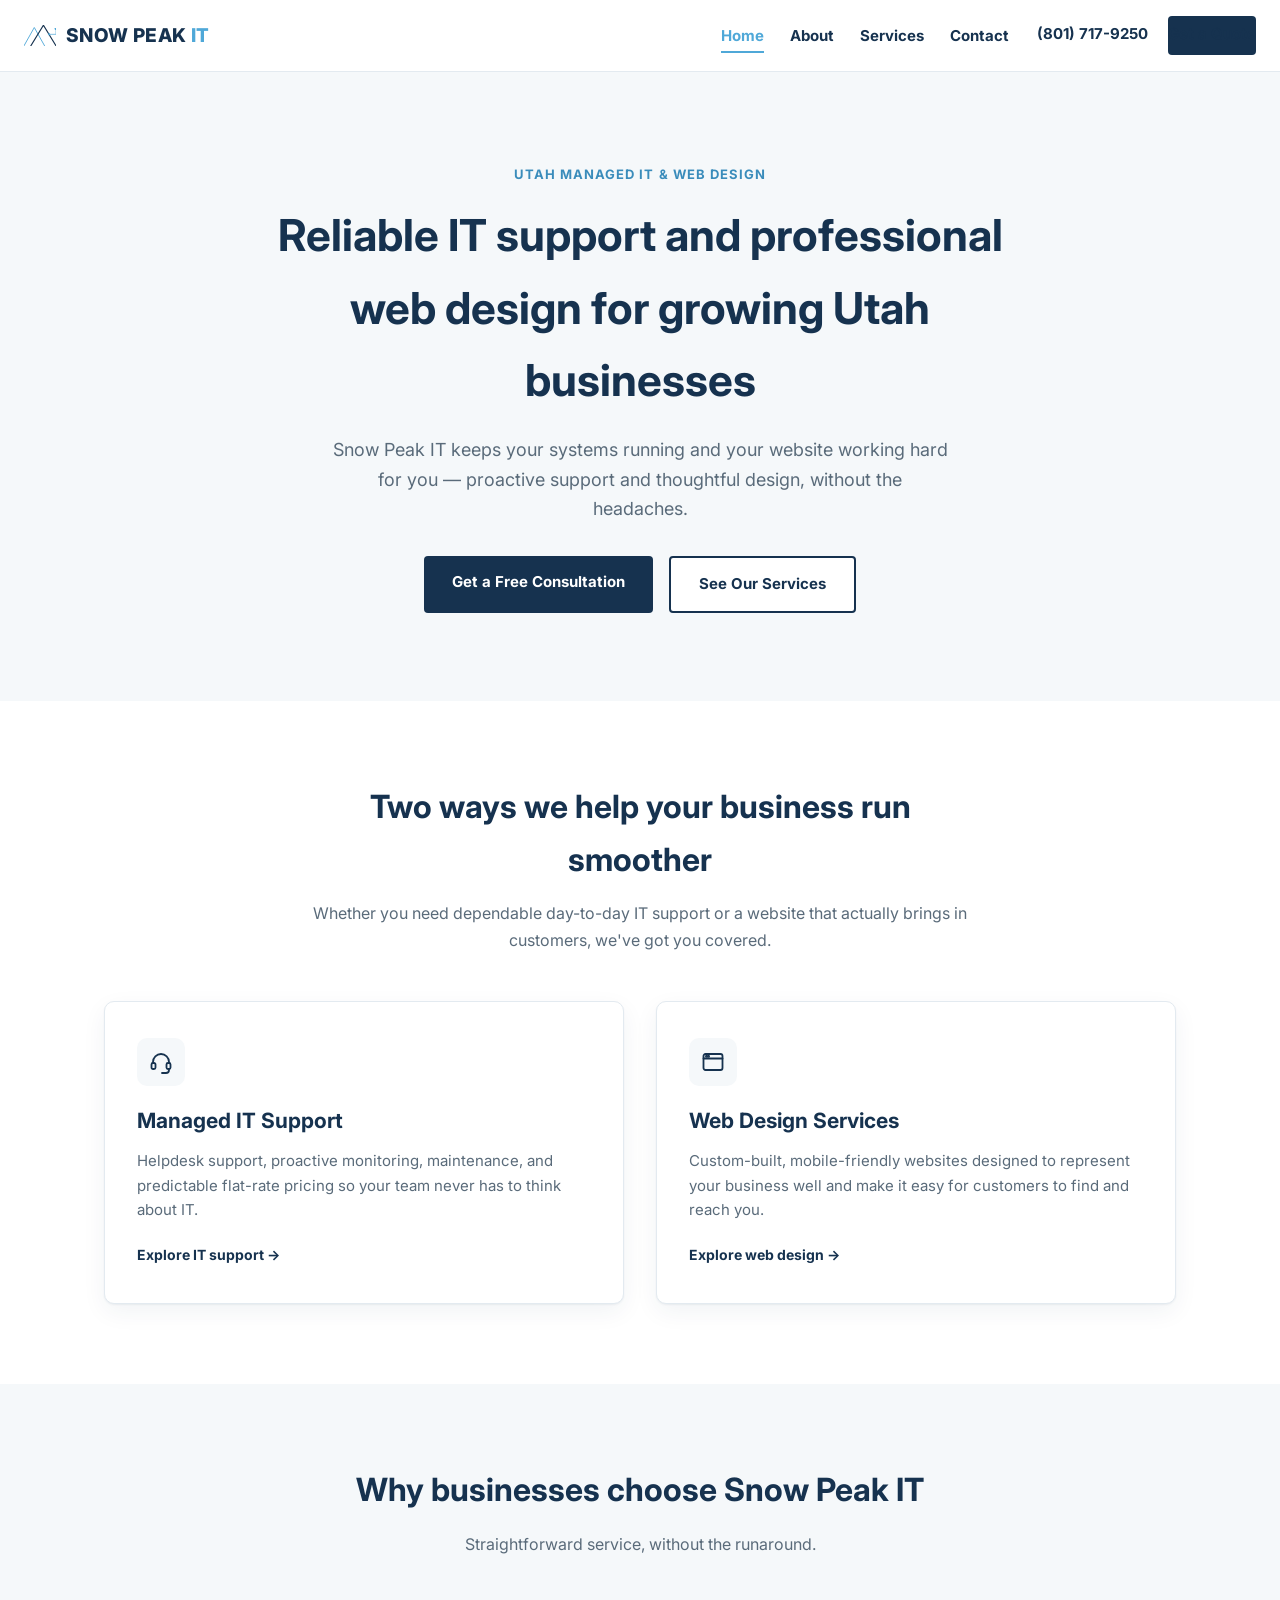
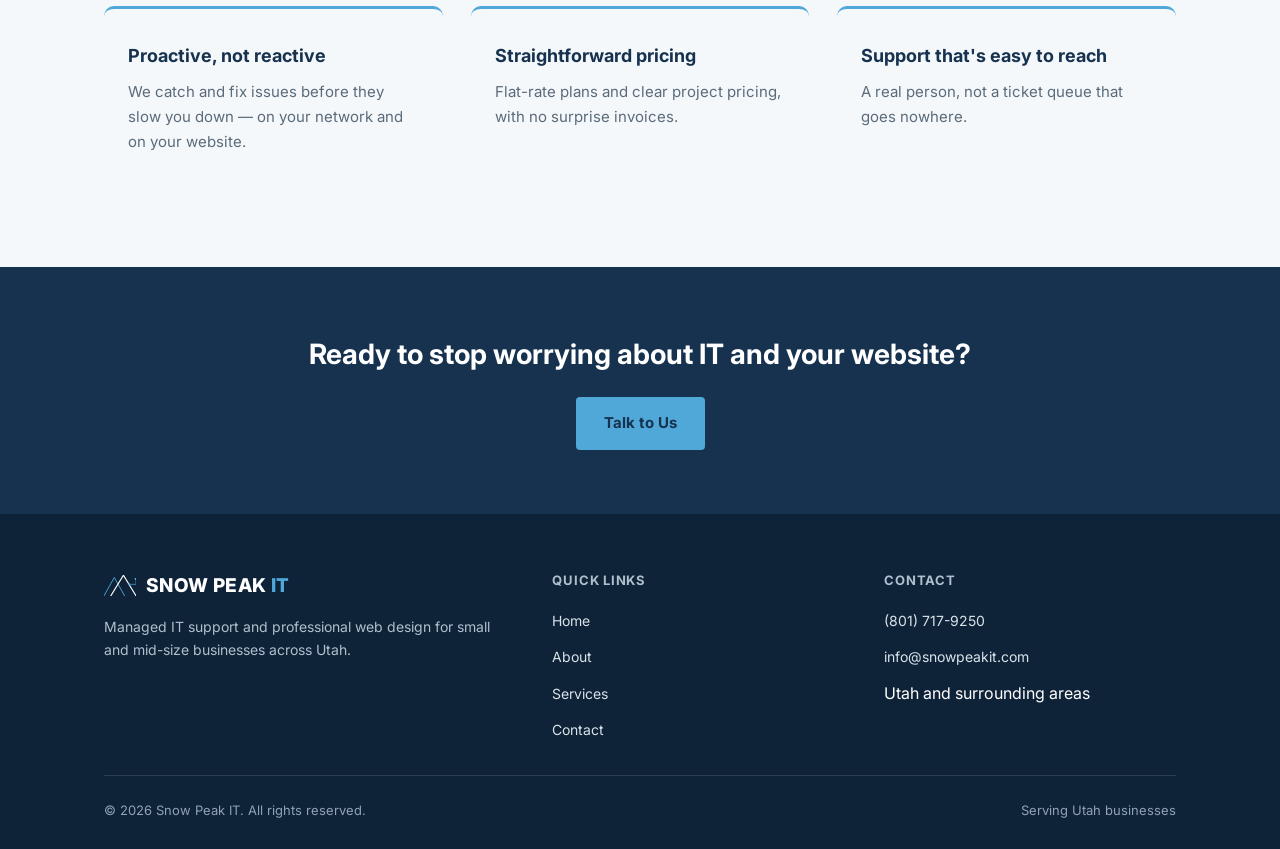
<file: index.html>
<!DOCTYPE html>
<html lang="en">
<head>
<meta charset="UTF-8">
<meta name="viewport" content="width=device-width, initial-scale=1.0">
<title>Snow Peak IT | Managed IT Support &amp; Web Design in Utah</title>
<meta name="description" content="Snow Peak IT provides proactive managed IT support and professional web design for small and mid-size businesses across Utah. Flat-rate plans, real support, no surprises.">
<link rel="canonical" href="https://snowpeakit.com/">
<meta name="robots" content="index, follow">
<meta name="theme-color" content="#16324F">
<link rel="icon" type="image/svg+xml" href="/favicon.svg">
<link rel="stylesheet" href="/css/style.css?v=2">
<link rel="preconnect" href="https://fonts.googleapis.com">
<link rel="preconnect" href="https://fonts.gstatic.com" crossorigin>
<link href="https://fonts.googleapis.com/css2?family=Inter:wght@400;600;700;800&display=swap" rel="stylesheet">
<meta property="og:type" content="website">
<meta property="og:site_name" content="Snow Peak IT">
<meta property="og:title" content="Snow Peak IT | Managed IT Support &amp; Web Design in Utah">
<meta property="og:description" content="Proactive managed IT support and professional web design for small and mid-size businesses across Utah.">
<meta property="og:url" content="https://snowpeakit.com/">
<meta property="og:locale" content="en_US">
<meta name="twitter:card" content="summary">
<meta name="twitter:title" content="Snow Peak IT | Managed IT Support &amp; Web Design in Utah">
<meta name="twitter:description" content="Proactive managed IT support and professional web design for small and mid-size businesses across Utah.">
<script type="application/ld+json">
{
  "@context": "https://schema.org",
  "@type": "ProfessionalService",
  "@id": "https://snowpeakit.com/#organization",
  "name": "Snow Peak IT",
  "description": "Snow Peak IT provides proactive managed IT support and professional web design for small and mid-size businesses across Utah.",
  "url": "https://snowpeakit.com/",
  "telephone": "+1-801-717-9250",
  "email": "info@snowpeakit.com",
  "areaServed": { "@type": "State", "name": "Utah" },
  "priceRange": "$$",
  "makesOffer": [
    { "@type": "Offer", "itemOffered": { "@type": "Service", "name": "Managed IT Support", "url": "https://snowpeakit.com/services.html#it-support" } },
    { "@type": "Offer", "itemOffered": { "@type": "Service", "name": "Web Design Services", "url": "https://snowpeakit.com/services.html#web-design" } }
  ]
}
</script>
</head>
<body>
<a href="#main" class="skip-link">Skip to main content</a>
<header class="site-header">
  <a href="/" class="brand">
    <svg viewBox="0 0 140 90" xmlns="http://www.w3.org/2000/svg" aria-hidden="true" focusable="false">
      <path d="M0,90 L45,10 L90,90" fill="none" stroke="#4FA8D8" stroke-width="4" stroke-linejoin="round" stroke-linecap="round"/>
      <path d="M30,90 L85,0 L140,90" fill="none" stroke="#16324F" stroke-width="5" stroke-linejoin="round" stroke-linecap="round"/>
      <circle cx="110" cy="40" r="4.5" fill="#4FA8D8"/>
      <path d="M110,40 L140,40 L140,20" fill="none" stroke="#4FA8D8" stroke-width="3" stroke-linecap="round"/>
      <rect x="135" y="12" width="9" height="9" rx="1" fill="#4FA8D8"/>
    </svg>
    <span>SNOW PEAK <span class="it">IT</span></span>
  </a>
  <input type="checkbox" id="nav-toggle" class="nav-toggle">
  <label for="nav-toggle" class="nav-toggle-label" aria-label="Toggle navigation"><span></span><span></span><span></span></label>
  <nav class="site-nav" aria-label="Primary">
    <ul>
      <li><a href="/" aria-current="page">Home</a></li>
      <li><a href="/about.html">About</a></li>
      <li><a href="/services.html">Services</a></li>
      <li><a href="/contact.html">Contact</a></li>
    </ul>
    <div class="header-actions">
      <a href="tel:+18017179250" class="header-phone">(801) 717-9250</a>
      <a href="/contact.html" class="header-cta">Get a Quote</a>
    </div>
  </nav>
</header>

<main id="main">
  <section class="hero">
    <span class="eyebrow">Utah Managed IT &amp; Web Design</span>
    <h1>Reliable IT support and professional web design for growing Utah businesses</h1>
    <p>Snow Peak IT keeps your systems running and your website working hard for you &mdash; proactive support and thoughtful design, without the headaches.</p>
    <div class="btn-row">
      <a href="/contact.html" class="btn btn-primary">Get a Free Consultation</a>
      <a href="/services.html" class="btn btn-secondary">See Our Services</a>
    </div>
  </section>

  <section id="services-overview">
    <div class="container">
      <div class="section-header">
        <h2>Two ways we help your business run smoother</h2>
        <p>Whether you need dependable day-to-day IT support or a website that actually brings in customers, we've got you covered.</p>
      </div>
      <div class="service-lines">
        <article class="service-line">
          <div class="icon-badge">
            <svg viewBox="0 0 24 24" fill="none" stroke="#16324F" stroke-width="1.8" stroke-linecap="round" stroke-linejoin="round" aria-hidden="true"><path d="M4 13v-1a8 8 0 0 1 16 0v1"/><rect x="2.5" y="13" width="4" height="6" rx="1.5"/><rect x="17.5" y="13" width="4" height="6" rx="1.5"/><path d="M20 19v1a3 3 0 0 1-3 3h-4"/></svg>
          </div>
          <h3>Managed IT Support</h3>
          <p>Helpdesk support, proactive monitoring, maintenance, and predictable flat-rate pricing so your team never has to think about IT.</p>
          <a href="/services.html#it-support" class="learn-more">Explore IT support</a>
        </article>
        <article class="service-line">
          <div class="icon-badge">
            <svg viewBox="0 0 24 24" fill="none" stroke="#16324F" stroke-width="1.8" stroke-linecap="round" stroke-linejoin="round" aria-hidden="true"><rect x="2.5" y="4" width="19" height="16" rx="2"/><path d="M2.5 8.5h19"/><circle cx="5.5" cy="6.25" r="0.6" fill="#16324F"/><circle cx="7.5" cy="6.25" r="0.6" fill="#16324F"/></svg>
          </div>
          <h3>Web Design Services</h3>
          <p>Custom-built, mobile-friendly websites designed to represent your business well and make it easy for customers to find and reach you.</p>
          <a href="/services.html#web-design" class="learn-more">Explore web design</a>
        </article>
      </div>
    </div>
  </section>

  <section class="bg-light-section">
    <div class="container">
      <div class="section-header">
        <h2>Why businesses choose Snow Peak IT</h2>
        <p>Straightforward service, without the runaround.</p>
      </div>
      <div class="cards">
        <div class="card">
          <h3>Proactive, not reactive</h3>
          <p>We catch and fix issues before they slow you down &mdash; on your network and on your website.</p>
        </div>
        <div class="card">
          <h3>Straightforward pricing</h3>
          <p>Flat-rate plans and clear project pricing, with no surprise invoices.</p>
        </div>
        <div class="card">
          <h3>Support that's easy to reach</h3>
          <p>A real person, not a ticket queue that goes nowhere.</p>
        </div>
      </div>
    </div>
  </section>

  <section class="cta-banner">
    <h2>Ready to stop worrying about IT and your website?</h2>
    <a href="/contact.html" class="btn btn-primary">Talk to Us</a>
  </section>
</main>

<footer class="site-footer">
  <div class="container">
    <div class="footer-grid">
      <div class="footer-col">
        <a href="/" class="brand">
          <svg viewBox="0 0 140 90" xmlns="http://www.w3.org/2000/svg" aria-hidden="true" focusable="false">
            <path d="M0,90 L45,10 L90,90" fill="none" stroke="#4FA8D8" stroke-width="4" stroke-linejoin="round" stroke-linecap="round"/>
            <path d="M30,90 L85,0 L140,90" fill="none" stroke="#FFFFFF" stroke-width="5" stroke-linejoin="round" stroke-linecap="round"/>
            <circle cx="110" cy="40" r="4.5" fill="#4FA8D8"/>
            <path d="M110,40 L140,40 L140,20" fill="none" stroke="#4FA8D8" stroke-width="3" stroke-linecap="round"/>
            <rect x="135" y="12" width="9" height="9" rx="1" fill="#4FA8D8"/>
          </svg>
          <span>SNOW PEAK <span class="it">IT</span></span>
        </a>
        <p>Managed IT support and professional web design for small and mid-size businesses across Utah.</p>
      </div>
      <div class="footer-col">
        <h4>Quick Links</h4>
        <ul>
          <li><a href="/">Home</a></li>
          <li><a href="/about.html">About</a></li>
          <li><a href="/services.html">Services</a></li>
          <li><a href="/contact.html">Contact</a></li>
        </ul>
      </div>
      <div class="footer-col">
        <h4>Contact</h4>
        <ul>
          <li><a href="tel:+18017179250">(801) 717-9250</a></li>
          <li><a href="mailto:info@snowpeakit.com">info@snowpeakit.com</a></li>
          <li>Utah and surrounding areas</li>
        </ul>
      </div>
    </div>
    <div class="footer-bottom">
      <span>&copy; 2026 Snow Peak IT. All rights reserved.</span>
      <span>Serving Utah businesses</span>
    </div>
  </div>
</footer>
</body>
</html>
</file>
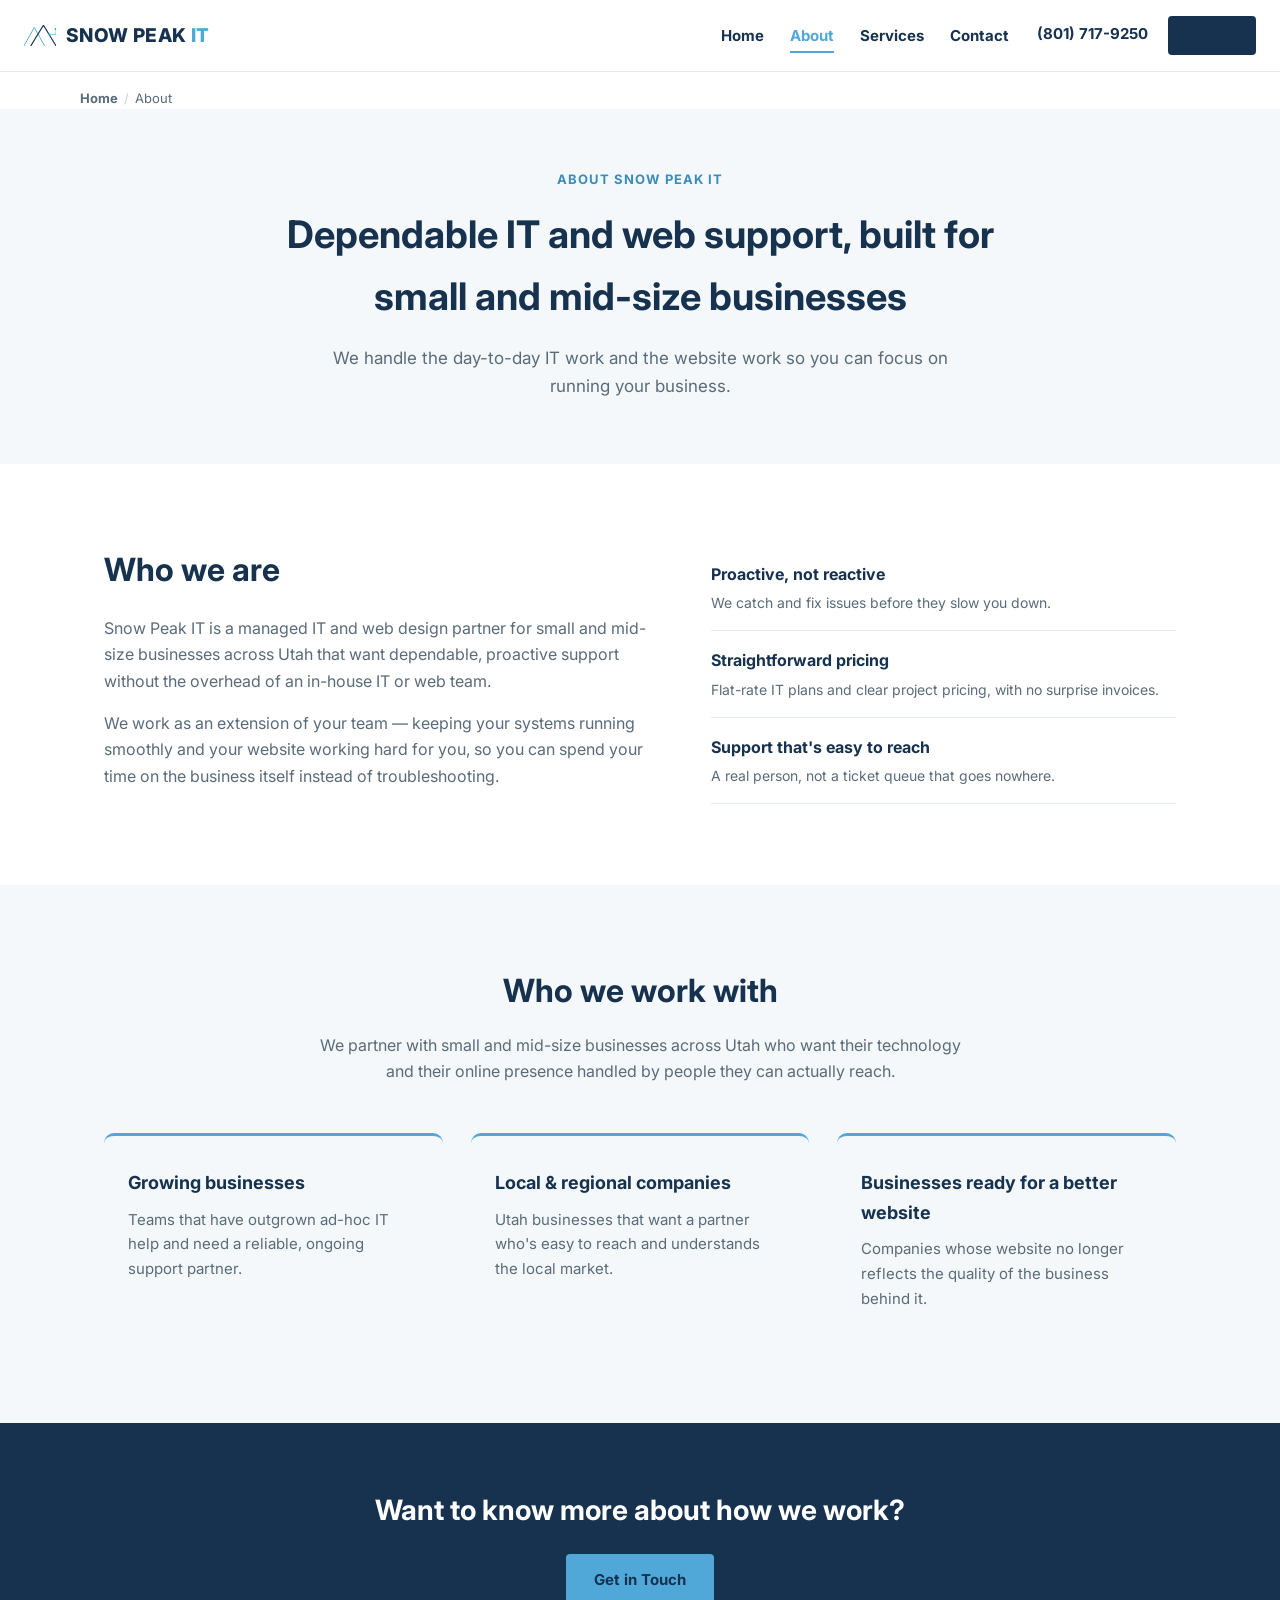
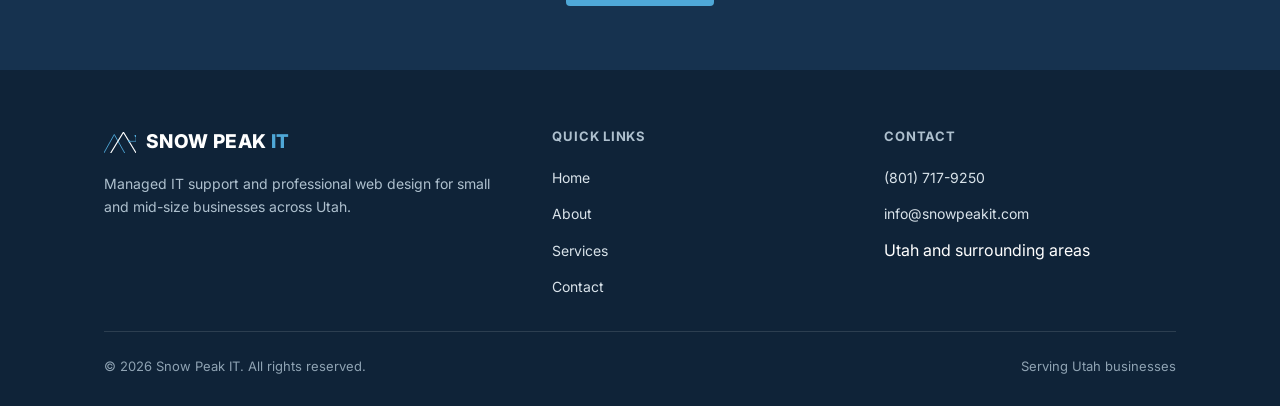
<file: about.html>
<!DOCTYPE html>
<html lang="en">
<head>
<meta charset="UTF-8">
<meta name="viewport" content="width=device-width, initial-scale=1.0">
<title>About Us | Snow Peak IT</title>
<meta name="description" content="Snow Peak IT is a Utah-based managed IT and web design partner for small and mid-size businesses that want dependable support without the overhead of an in-house team.">
<link rel="canonical" href="https://snowpeakit.com/about.html">
<meta name="robots" content="index, follow">
<meta name="theme-color" content="#16324F">
<link rel="icon" type="image/svg+xml" href="/favicon.svg">
<link rel="stylesheet" href="/css/style.css?v=2">
<link rel="preconnect" href="https://fonts.googleapis.com">
<link rel="preconnect" href="https://fonts.gstatic.com" crossorigin>
<link href="https://fonts.googleapis.com/css2?family=Inter:wght@400;600;700;800&display=swap" rel="stylesheet">
<meta property="og:type" content="website">
<meta property="og:site_name" content="Snow Peak IT">
<meta property="og:title" content="About Us | Snow Peak IT">
<meta property="og:description" content="A Utah-based managed IT and web design partner for small and mid-size businesses.">
<meta property="og:url" content="https://snowpeakit.com/about.html">
<meta property="og:locale" content="en_US">
<meta name="twitter:card" content="summary">
<meta name="twitter:title" content="About Us | Snow Peak IT">
<meta name="twitter:description" content="A Utah-based managed IT and web design partner for small and mid-size businesses.">
<script type="application/ld+json">
{
  "@context": "https://schema.org",
  "@type": "BreadcrumbList",
  "itemListElement": [
    { "@type": "ListItem", "position": 1, "name": "Home", "item": "https://snowpeakit.com/" },
    { "@type": "ListItem", "position": 2, "name": "About", "item": "https://snowpeakit.com/about.html" }
  ]
}
</script>
</head>
<body>
<a href="#main" class="skip-link">Skip to main content</a>
<header class="site-header">
  <a href="/" class="brand">
    <svg viewBox="0 0 140 90" xmlns="http://www.w3.org/2000/svg" aria-hidden="true" focusable="false">
      <path d="M0,90 L45,10 L90,90" fill="none" stroke="#4FA8D8" stroke-width="4" stroke-linejoin="round" stroke-linecap="round"/>
      <path d="M30,90 L85,0 L140,90" fill="none" stroke="#16324F" stroke-width="5" stroke-linejoin="round" stroke-linecap="round"/>
      <circle cx="110" cy="40" r="4.5" fill="#4FA8D8"/>
      <path d="M110,40 L140,40 L140,20" fill="none" stroke="#4FA8D8" stroke-width="3" stroke-linecap="round"/>
      <rect x="135" y="12" width="9" height="9" rx="1" fill="#4FA8D8"/>
    </svg>
    <span>SNOW PEAK <span class="it">IT</span></span>
  </a>
  <input type="checkbox" id="nav-toggle" class="nav-toggle">
  <label for="nav-toggle" class="nav-toggle-label" aria-label="Toggle navigation"><span></span><span></span><span></span></label>
  <nav class="site-nav" aria-label="Primary">
    <ul>
      <li><a href="/">Home</a></li>
      <li><a href="/about.html" aria-current="page">About</a></li>
      <li><a href="/services.html">Services</a></li>
      <li><a href="/contact.html">Contact</a></li>
    </ul>
    <div class="header-actions">
      <a href="tel:+18017179250" class="header-phone">(801) 717-9250</a>
      <a href="/contact.html" class="header-cta">Get a Quote</a>
    </div>
  </nav>
</header>

<nav class="breadcrumbs" aria-label="Breadcrumb">
  <ol>
    <li><a href="/">Home</a></li>
    <li aria-current="page">About</li>
  </ol>
</nav>

<main id="main">
  <section class="page-intro">
    <span class="eyebrow">About Snow Peak IT</span>
    <h1>Dependable IT and web support, built for small and mid-size businesses</h1>
    <p>We handle the day-to-day IT work and the website work so you can focus on running your business.</p>
  </section>

  <section>
    <div class="container about-grid">
      <div>
        <h2 style="font-size:32px; margin-bottom:18px;">Who we are</h2>
        <p>Snow Peak IT is a managed IT and web design partner for small and mid-size businesses across Utah that want dependable, proactive support without the overhead of an in-house IT or web team.</p>
        <p>We work as an extension of your team &mdash; keeping your systems running smoothly and your website working hard for you, so you can spend your time on the business itself instead of troubleshooting.</p>
      </div>
      <ul class="value-list">
        <li>Proactive, not reactive
          <span>We catch and fix issues before they slow you down.</span>
        </li>
        <li>Straightforward pricing
          <span>Flat-rate IT plans and clear project pricing, with no surprise invoices.</span>
        </li>
        <li>Support that's easy to reach
          <span>A real person, not a ticket queue that goes nowhere.</span>
        </li>
      </ul>
    </div>
  </section>

  <section class="bg-light-section">
    <div class="container">
      <div class="section-header">
        <h2>Who we work with</h2>
        <p>We partner with small and mid-size businesses across Utah who want their technology and their online presence handled by people they can actually reach.</p>
      </div>
      <div class="cards">
        <div class="card">
          <h3>Growing businesses</h3>
          <p>Teams that have outgrown ad-hoc IT help and need a reliable, ongoing support partner.</p>
        </div>
        <div class="card">
          <h3>Local &amp; regional companies</h3>
          <p>Utah businesses that want a partner who's easy to reach and understands the local market.</p>
        </div>
        <div class="card">
          <h3>Businesses ready for a better website</h3>
          <p>Companies whose website no longer reflects the quality of the business behind it.</p>
        </div>
      </div>
    </div>
  </section>

  <section class="cta-banner">
    <h2>Want to know more about how we work?</h2>
    <a href="/contact.html" class="btn btn-primary">Get in Touch</a>
  </section>
</main>

<footer class="site-footer">
  <div class="container">
    <div class="footer-grid">
      <div class="footer-col">
        <a href="/" class="brand">
          <svg viewBox="0 0 140 90" xmlns="http://www.w3.org/2000/svg" aria-hidden="true" focusable="false">
            <path d="M0,90 L45,10 L90,90" fill="none" stroke="#4FA8D8" stroke-width="4" stroke-linejoin="round" stroke-linecap="round"/>
            <path d="M30,90 L85,0 L140,90" fill="none" stroke="#FFFFFF" stroke-width="5" stroke-linejoin="round" stroke-linecap="round"/>
            <circle cx="110" cy="40" r="4.5" fill="#4FA8D8"/>
            <path d="M110,40 L140,40 L140,20" fill="none" stroke="#4FA8D8" stroke-width="3" stroke-linecap="round"/>
            <rect x="135" y="12" width="9" height="9" rx="1" fill="#4FA8D8"/>
          </svg>
          <span>SNOW PEAK <span class="it">IT</span></span>
        </a>
        <p>Managed IT support and professional web design for small and mid-size businesses across Utah.</p>
      </div>
      <div class="footer-col">
        <h4>Quick Links</h4>
        <ul>
          <li><a href="/">Home</a></li>
          <li><a href="/about.html">About</a></li>
          <li><a href="/services.html">Services</a></li>
          <li><a href="/contact.html">Contact</a></li>
        </ul>
      </div>
      <div class="footer-col">
        <h4>Contact</h4>
        <ul>
          <li><a href="tel:+18017179250">(801) 717-9250</a></li>
          <li><a href="mailto:info@snowpeakit.com">info@snowpeakit.com</a></li>
          <li>Utah and surrounding areas</li>
        </ul>
      </div>
    </div>
    <div class="footer-bottom">
      <span>&copy; 2026 Snow Peak IT. All rights reserved.</span>
      <span>Serving Utah businesses</span>
    </div>
  </div>
</footer>
</body>
</html>
</file>
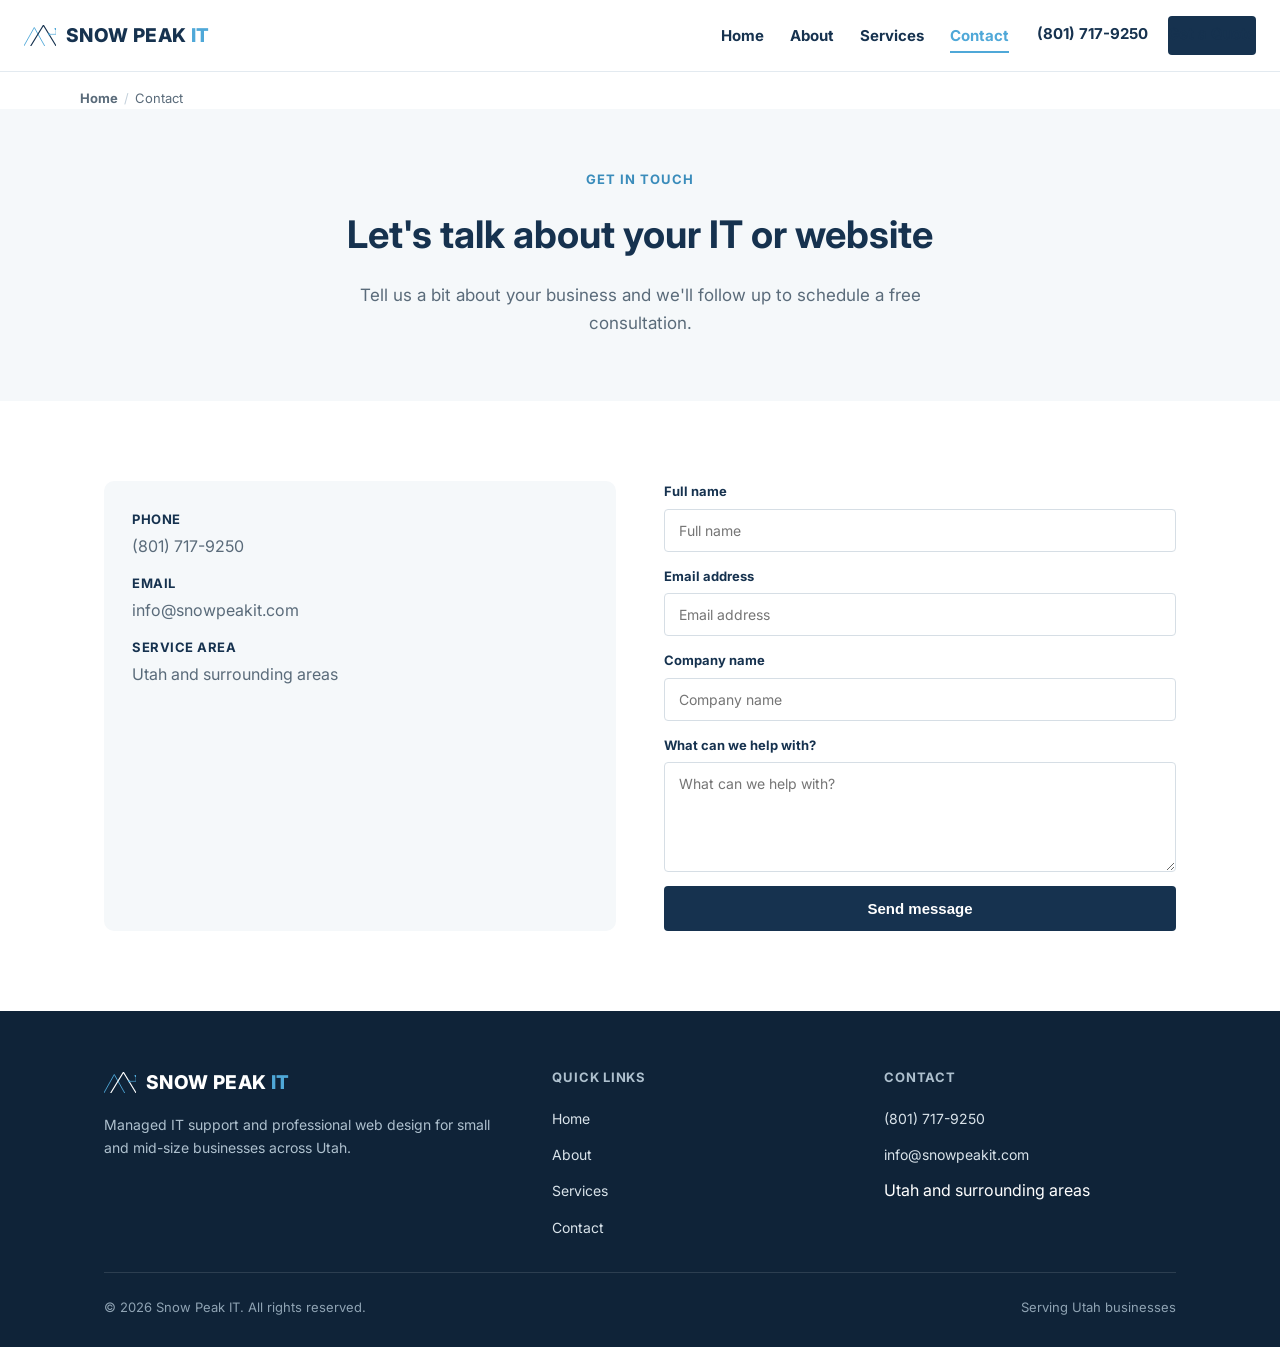
<file: contact.html>
<!DOCTYPE html>
<html lang="en">
<head>
<meta charset="UTF-8">
<meta name="viewport" content="width=device-width, initial-scale=1.0">
<title>Contact Us | Snow Peak IT</title>
<meta name="description" content="Get in touch with Snow Peak IT for managed IT support or web design services in Utah. Call (801) 717-9250 or send a message to schedule a free consultation.">
<link rel="canonical" href="https://snowpeakit.com/contact.html">
<meta name="robots" content="index, follow">
<meta name="theme-color" content="#16324F">
<link rel="icon" type="image/svg+xml" href="/favicon.svg">
<link rel="stylesheet" href="/css/style.css?v=2">
<link rel="preconnect" href="https://fonts.googleapis.com">
<link rel="preconnect" href="https://fonts.gstatic.com" crossorigin>
<link href="https://fonts.googleapis.com/css2?family=Inter:wght@400;600;700;800&display=swap" rel="stylesheet">
<meta property="og:type" content="website">
<meta property="og:site_name" content="Snow Peak IT">
<meta property="og:title" content="Contact Us | Snow Peak IT">
<meta property="og:description" content="Get in touch with Snow Peak IT for managed IT support or web design services in Utah.">
<meta property="og:url" content="https://snowpeakit.com/contact.html">
<meta property="og:locale" content="en_US">
<meta name="twitter:card" content="summary">
<meta name="twitter:title" content="Contact Us | Snow Peak IT">
<meta name="twitter:description" content="Get in touch with Snow Peak IT for managed IT support or web design services in Utah.">
<script type="application/ld+json">
{
  "@context": "https://schema.org",
  "@type": "BreadcrumbList",
  "itemListElement": [
    { "@type": "ListItem", "position": 1, "name": "Home", "item": "https://snowpeakit.com/" },
    { "@type": "ListItem", "position": 2, "name": "Contact", "item": "https://snowpeakit.com/contact.html" }
  ]
}
</script>
</head>
<body>
<a href="#main" class="skip-link">Skip to main content</a>
<header class="site-header">
  <a href="/" class="brand">
    <svg viewBox="0 0 140 90" xmlns="http://www.w3.org/2000/svg" aria-hidden="true" focusable="false">
      <path d="M0,90 L45,10 L90,90" fill="none" stroke="#4FA8D8" stroke-width="4" stroke-linejoin="round" stroke-linecap="round"/>
      <path d="M30,90 L85,0 L140,90" fill="none" stroke="#16324F" stroke-width="5" stroke-linejoin="round" stroke-linecap="round"/>
      <circle cx="110" cy="40" r="4.5" fill="#4FA8D8"/>
      <path d="M110,40 L140,40 L140,20" fill="none" stroke="#4FA8D8" stroke-width="3" stroke-linecap="round"/>
      <rect x="135" y="12" width="9" height="9" rx="1" fill="#4FA8D8"/>
    </svg>
    <span>SNOW PEAK <span class="it">IT</span></span>
  </a>
  <input type="checkbox" id="nav-toggle" class="nav-toggle">
  <label for="nav-toggle" class="nav-toggle-label" aria-label="Toggle navigation"><span></span><span></span><span></span></label>
  <nav class="site-nav" aria-label="Primary">
    <ul>
      <li><a href="/">Home</a></li>
      <li><a href="/about.html">About</a></li>
      <li><a href="/services.html">Services</a></li>
      <li><a href="/contact.html" aria-current="page">Contact</a></li>
    </ul>
    <div class="header-actions">
      <a href="tel:+18017179250" class="header-phone">(801) 717-9250</a>
      <a href="/contact.html" class="header-cta">Get a Quote</a>
    </div>
  </nav>
</header>

<nav class="breadcrumbs" aria-label="Breadcrumb">
  <ol>
    <li><a href="/">Home</a></li>
    <li aria-current="page">Contact</li>
  </ol>
</nav>

<main id="main">
  <section class="page-intro">
    <span class="eyebrow">Get In Touch</span>
    <h1>Let's talk about your IT or website</h1>
    <p>Tell us a bit about your business and we'll follow up to schedule a free consultation.</p>
  </section>

  <section>
    <div class="container contact-grid">
      <div class="contact-info contact-card">
        <p>
          <strong>Phone</strong>
          <a href="tel:+18017179250">(801) 717-9250</a>
        </p>
        <p>
          <strong>Email</strong>
          <a href="mailto:info@snowpeakit.com">info@snowpeakit.com</a>
        </p>
        <p>
          <strong>Service area</strong>
          Utah and surrounding areas
        </p>
      </div>
      <div>
        <form id="contact-form" action="https://docs.google.com/forms/d/e/1FAIpQLSerN1cAvOeWdlGbBKE5mFgExkbuz_I6Gi1Xxx1EoqC_ghlEnQ/formResponse" method="POST" target="hidden_iframe" onsubmit="document.getElementById('contact-success').style.display='block'; this.style.display='none';">
          <label class="field-label" for="cf-name">Full name</label>
          <input type="text" id="cf-name" name="entry.234996504" placeholder="Full name" required>
          <label class="field-label" for="cf-email">Email address</label>
          <input type="email" id="cf-email" name="entry.840589164" placeholder="Email address" required>
          <label class="field-label" for="cf-company">Company name</label>
          <input type="text" id="cf-company" name="entry.2115161982" placeholder="Company name">
          <label class="field-label" for="cf-message">What can we help with?</label>
          <textarea id="cf-message" name="entry.28295228" placeholder="What can we help with?"></textarea>
          <button type="submit">Send message</button>
        </form>
        <div id="contact-success" class="form-success" style="display:none;">
          Thanks &mdash; your message has been sent. We'll be in touch soon.
        </div>
        <iframe name="hidden_iframe" style="display:none;" title="hidden form target"></iframe>
      </div>
    </div>
  </section>
</main>

<footer class="site-footer">
  <div class="container">
    <div class="footer-grid">
      <div class="footer-col">
        <a href="/" class="brand">
          <svg viewBox="0 0 140 90" xmlns="http://www.w3.org/2000/svg" aria-hidden="true" focusable="false">
            <path d="M0,90 L45,10 L90,90" fill="none" stroke="#4FA8D8" stroke-width="4" stroke-linejoin="round" stroke-linecap="round"/>
            <path d="M30,90 L85,0 L140,90" fill="none" stroke="#FFFFFF" stroke-width="5" stroke-linejoin="round" stroke-linecap="round"/>
            <circle cx="110" cy="40" r="4.5" fill="#4FA8D8"/>
            <path d="M110,40 L140,40 L140,20" fill="none" stroke="#4FA8D8" stroke-width="3" stroke-linecap="round"/>
            <rect x="135" y="12" width="9" height="9" rx="1" fill="#4FA8D8"/>
          </svg>
          <span>SNOW PEAK <span class="it">IT</span></span>
        </a>
        <p>Managed IT support and professional web design for small and mid-size businesses across Utah.</p>
      </div>
      <div class="footer-col">
        <h4>Quick Links</h4>
        <ul>
          <li><a href="/">Home</a></li>
          <li><a href="/about.html">About</a></li>
          <li><a href="/services.html">Services</a></li>
          <li><a href="/contact.html">Contact</a></li>
        </ul>
      </div>
      <div class="footer-col">
        <h4>Contact</h4>
        <ul>
          <li><a href="tel:+18017179250">(801) 717-9250</a></li>
          <li><a href="mailto:info@snowpeakit.com">info@snowpeakit.com</a></li>
          <li>Utah and surrounding areas</li>
        </ul>
      </div>
    </div>
    <div class="footer-bottom">
      <span>&copy; 2026 Snow Peak IT. All rights reserved.</span>
      <span>Serving Utah businesses</span>
    </div>
  </div>
</footer>
</body>
</html>
</file>
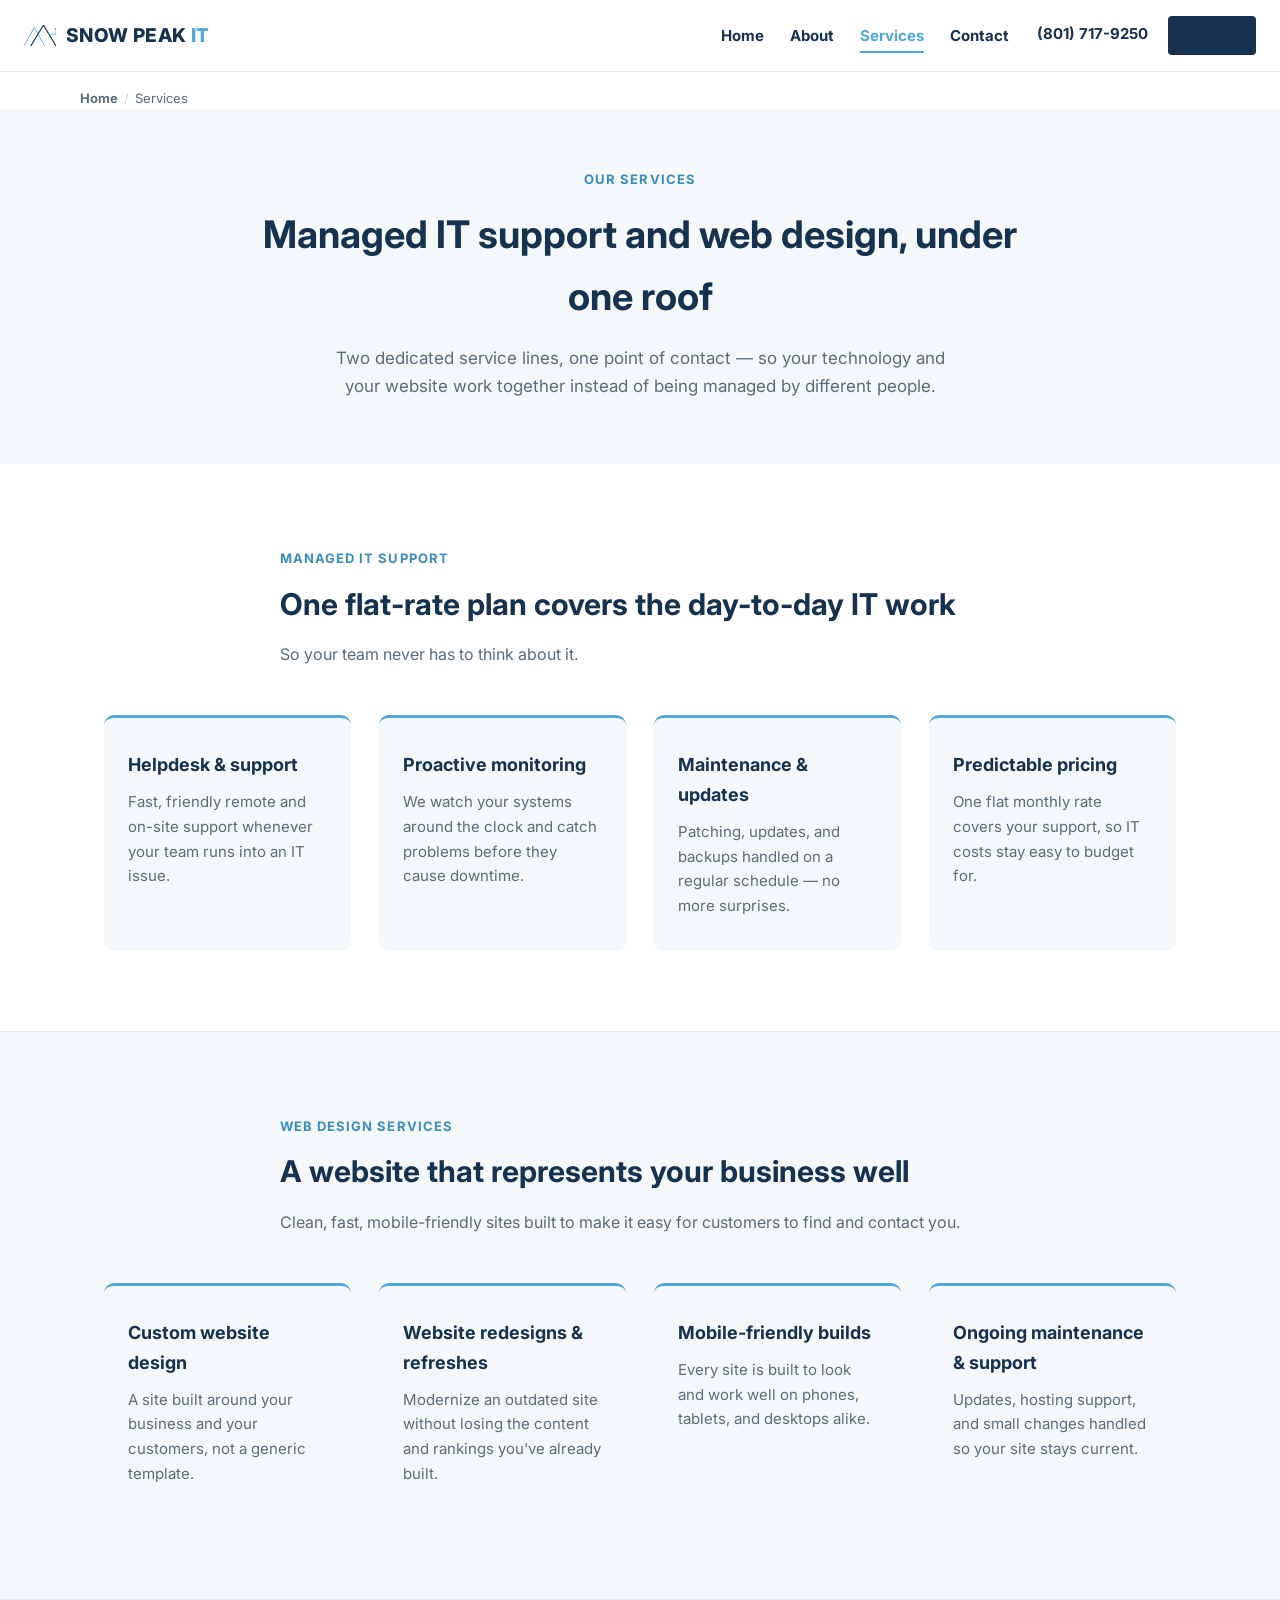
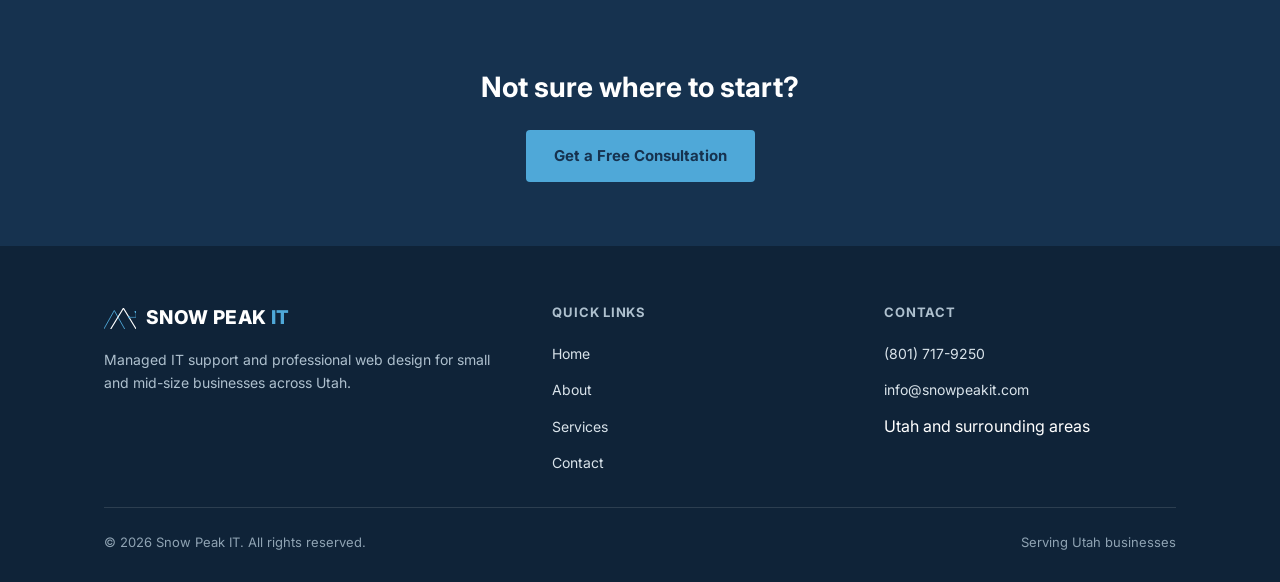
<file: services.html>
<!DOCTYPE html>
<html lang="en">
<head>
<meta charset="UTF-8">
<meta name="viewport" content="width=device-width, initial-scale=1.0">
<title>IT Support &amp; Web Design Services | Snow Peak IT</title>
<meta name="description" content="Managed IT support and professional web design services from Snow Peak IT, serving small and mid-size businesses across Utah with flat-rate plans and no surprises.">
<link rel="canonical" href="https://snowpeakit.com/services.html">
<meta name="robots" content="index, follow">
<meta name="theme-color" content="#16324F">
<link rel="icon" type="image/svg+xml" href="/favicon.svg">
<link rel="stylesheet" href="/css/style.css?v=2">
<link rel="preconnect" href="https://fonts.googleapis.com">
<link rel="preconnect" href="https://fonts.gstatic.com" crossorigin>
<link href="https://fonts.googleapis.com/css2?family=Inter:wght@400;600;700;800&display=swap" rel="stylesheet">
<meta property="og:type" content="website">
<meta property="og:site_name" content="Snow Peak IT">
<meta property="og:title" content="IT Support &amp; Web Design Services | Snow Peak IT">
<meta property="og:description" content="Managed IT support and professional web design services for small and mid-size businesses across Utah.">
<meta property="og:url" content="https://snowpeakit.com/services.html">
<meta property="og:locale" content="en_US">
<meta name="twitter:card" content="summary">
<meta name="twitter:title" content="IT Support &amp; Web Design Services | Snow Peak IT">
<meta name="twitter:description" content="Managed IT support and professional web design services for small and mid-size businesses across Utah.">
<script type="application/ld+json">
{
  "@context": "https://schema.org",
  "@graph": [
    {
      "@type": "BreadcrumbList",
      "itemListElement": [
        { "@type": "ListItem", "position": 1, "name": "Home", "item": "https://snowpeakit.com/" },
        { "@type": "ListItem", "position": 2, "name": "Services", "item": "https://snowpeakit.com/services.html" }
      ]
    },
    {
      "@type": "Service",
      "name": "Managed IT Support",
      "url": "https://snowpeakit.com/services.html#it-support",
      "provider": { "@type": "ProfessionalService", "name": "Snow Peak IT", "@id": "https://snowpeakit.com/#organization" },
      "areaServed": { "@type": "State", "name": "Utah" }
    },
    {
      "@type": "Service",
      "name": "Web Design Services",
      "url": "https://snowpeakit.com/services.html#web-design",
      "provider": { "@type": "ProfessionalService", "name": "Snow Peak IT", "@id": "https://snowpeakit.com/#organization" },
      "areaServed": { "@type": "State", "name": "Utah" }
    }
  ]
}
</script>
</head>
<body>
<a href="#main" class="skip-link">Skip to main content</a>
<header class="site-header">
  <a href="/" class="brand">
    <svg viewBox="0 0 140 90" xmlns="http://www.w3.org/2000/svg" aria-hidden="true" focusable="false">
      <path d="M0,90 L45,10 L90,90" fill="none" stroke="#4FA8D8" stroke-width="4" stroke-linejoin="round" stroke-linecap="round"/>
      <path d="M30,90 L85,0 L140,90" fill="none" stroke="#16324F" stroke-width="5" stroke-linejoin="round" stroke-linecap="round"/>
      <circle cx="110" cy="40" r="4.5" fill="#4FA8D8"/>
      <path d="M110,40 L140,40 L140,20" fill="none" stroke="#4FA8D8" stroke-width="3" stroke-linecap="round"/>
      <rect x="135" y="12" width="9" height="9" rx="1" fill="#4FA8D8"/>
    </svg>
    <span>SNOW PEAK <span class="it">IT</span></span>
  </a>
  <input type="checkbox" id="nav-toggle" class="nav-toggle">
  <label for="nav-toggle" class="nav-toggle-label" aria-label="Toggle navigation"><span></span><span></span><span></span></label>
  <nav class="site-nav" aria-label="Primary">
    <ul>
      <li><a href="/">Home</a></li>
      <li><a href="/about.html">About</a></li>
      <li><a href="/services.html" aria-current="page">Services</a></li>
      <li><a href="/contact.html">Contact</a></li>
    </ul>
    <div class="header-actions">
      <a href="tel:+18017179250" class="header-phone">(801) 717-9250</a>
      <a href="/contact.html" class="header-cta">Get a Quote</a>
    </div>
  </nav>
</header>

<nav class="breadcrumbs" aria-label="Breadcrumb">
  <ol>
    <li><a href="/">Home</a></li>
    <li aria-current="page">Services</li>
  </ol>
</nav>

<main id="main">
  <section class="page-intro">
    <span class="eyebrow">Our Services</span>
    <h1>Managed IT support and web design, under one roof</h1>
    <p>Two dedicated service lines, one point of contact &mdash; so your technology and your website work together instead of being managed by different people.</p>
  </section>

  <section id="it-support" class="service-section">
    <div class="container">
      <div class="service-section-header">
        <span class="eyebrow">Managed IT Support</span>
        <h2>One flat-rate plan covers the day-to-day IT work</h2>
        <p>So your team never has to think about it.</p>
      </div>
      <div class="cards">
        <div class="card">
          <h3>Helpdesk &amp; support</h3>
          <p>Fast, friendly remote and on-site support whenever your team runs into an IT issue.</p>
        </div>
        <div class="card">
          <h3>Proactive monitoring</h3>
          <p>We watch your systems around the clock and catch problems before they cause downtime.</p>
        </div>
        <div class="card">
          <h3>Maintenance &amp; updates</h3>
          <p>Patching, updates, and backups handled on a regular schedule &mdash; no more surprises.</p>
        </div>
        <div class="card">
          <h3>Predictable pricing</h3>
          <p>One flat monthly rate covers your support, so IT costs stay easy to budget for.</p>
        </div>
      </div>
    </div>
  </section>

  <section id="web-design" class="service-section bg-light-section">
    <div class="container">
      <div class="service-section-header">
        <span class="eyebrow">Web Design Services</span>
        <h2>A website that represents your business well</h2>
        <p>Clean, fast, mobile-friendly sites built to make it easy for customers to find and contact you.</p>
      </div>
      <div class="cards">
        <div class="card">
          <h3>Custom website design</h3>
          <p>A site built around your business and your customers, not a generic template.</p>
        </div>
        <div class="card">
          <h3>Website redesigns &amp; refreshes</h3>
          <p>Modernize an outdated site without losing the content and rankings you've already built.</p>
        </div>
        <div class="card">
          <h3>Mobile-friendly builds</h3>
          <p>Every site is built to look and work well on phones, tablets, and desktops alike.</p>
        </div>
        <div class="card">
          <h3>Ongoing maintenance &amp; support</h3>
          <p>Updates, hosting support, and small changes handled so your site stays current.</p>
        </div>
      </div>
    </div>
  </section>

  <section class="cta-banner">
    <h2>Not sure where to start?</h2>
    <a href="/contact.html" class="btn btn-primary">Get a Free Consultation</a>
  </section>
</main>

<footer class="site-footer">
  <div class="container">
    <div class="footer-grid">
      <div class="footer-col">
        <a href="/" class="brand">
          <svg viewBox="0 0 140 90" xmlns="http://www.w3.org/2000/svg" aria-hidden="true" focusable="false">
            <path d="M0,90 L45,10 L90,90" fill="none" stroke="#4FA8D8" stroke-width="4" stroke-linejoin="round" stroke-linecap="round"/>
            <path d="M30,90 L85,0 L140,90" fill="none" stroke="#FFFFFF" stroke-width="5" stroke-linejoin="round" stroke-linecap="round"/>
            <circle cx="110" cy="40" r="4.5" fill="#4FA8D8"/>
            <path d="M110,40 L140,40 L140,20" fill="none" stroke="#4FA8D8" stroke-width="3" stroke-linecap="round"/>
            <rect x="135" y="12" width="9" height="9" rx="1" fill="#4FA8D8"/>
          </svg>
          <span>SNOW PEAK <span class="it">IT</span></span>
        </a>
        <p>Managed IT support and professional web design for small and mid-size businesses across Utah.</p>
      </div>
      <div class="footer-col">
        <h4>Quick Links</h4>
        <ul>
          <li><a href="/">Home</a></li>
          <li><a href="/about.html">About</a></li>
          <li><a href="/services.html">Services</a></li>
          <li><a href="/contact.html">Contact</a></li>
        </ul>
      </div>
      <div class="footer-col">
        <h4>Contact</h4>
        <ul>
          <li><a href="tel:+18017179250">(801) 717-9250</a></li>
          <li><a href="mailto:info@snowpeakit.com">info@snowpeakit.com</a></li>
          <li>Utah and surrounding areas</li>
        </ul>
      </div>
    </div>
    <div class="footer-bottom">
      <span>&copy; 2026 Snow Peak IT. All rights reserved.</span>
      <span>Serving Utah businesses</span>
    </div>
  </div>
</footer>
</body>
</html>
</file>
<file: css/style.css>
/* Snow Peak IT — shared site styles */

:root {
  --navy: #16324F;
  --navy-dark: #0F2338;
  --ice: #4FA8D8;
  --ice-dark: #3A8CBB;
  --slate: #5A6B7A;
  --bg-light: #F5F8FA;
  --border: #E3EAF0;
  --white: #FFFFFF;
  --success-bg: #EAF6EF;
  --success-border: #BFE3CC;
  --success-text: #1F5C36;
  --max-width: 1120px;
  --radius: 10px;
  --shadow: 0 1px 2px rgba(22, 50, 79, 0.06), 0 8px 24px rgba(22, 50, 79, 0.06);
}

* { margin: 0; padding: 0; box-sizing: border-box; }

html { scroll-behavior: smooth; }

body {
  font-family: "Inter", -apple-system, BlinkMacSystemFont, "Segoe UI", Roboto, Helvetica, Arial, sans-serif;
  color: var(--navy);
  line-height: 1.65;
  background: var(--white);
  -webkit-font-smoothing: antialiased;
}

a { text-decoration: none; color: inherit; }
img, svg { display: block; max-width: 100%; }
ul, ol { list-style: none; }

.container {
  max-width: var(--max-width);
  margin: 0 auto;
  padding: 0 24px;
}

.visually-hidden {
  position: absolute;
  width: 1px;
  height: 1px;
  overflow: hidden;
  clip: rect(0 0 0 0);
  white-space: nowrap;
}

.skip-link {
  position: absolute;
  left: 12px;
  top: -48px;
  background: var(--navy);
  color: var(--white);
  padding: 10px 16px;
  border-radius: 4px;
  font-size: 14px;
  font-weight: 700;
  z-index: 100;
  transition: top 0.15s ease;
}
.skip-link:focus { top: 12px; }

/* ---------- Header / Nav ---------- */

header.site-header {
  display: flex;
  align-items: center;
  justify-content: space-between;
  padding: 16px 24px;
  border-bottom: 1px solid var(--border);
  position: sticky;
  top: 0;
  background: var(--white);
  z-index: 20;
}

.brand {
  display: flex;
  align-items: center;
  gap: 10px;
}
.brand svg { width: 32px; height: 21px; flex-shrink: 0; }
.brand span {
  font-size: 19px;
  font-weight: 800;
  letter-spacing: 0.02em;
  white-space: nowrap;
}
.brand span .it { color: var(--ice); }

.nav-toggle { display: none; }
.nav-toggle-label {
  display: none;
  flex-direction: column;
  justify-content: center;
  gap: 5px;
  width: 40px;
  height: 40px;
  cursor: pointer;
  border-radius: 4px;
}
.nav-toggle-label span {
  display: block;
  width: 22px;
  height: 2px;
  background: var(--navy);
  margin: 0 auto;
}

.site-nav {
  display: flex;
  align-items: center;
  gap: 28px;
}
.site-nav ul {
  display: flex;
  gap: 26px;
}
.site-nav a {
  font-size: 15px;
  font-weight: 700;
  color: var(--navy);
  padding: 6px 0;
  border-bottom: 2px solid transparent;
}
.site-nav a:hover,
.site-nav a[aria-current="page"] { color: var(--ice); }
.site-nav a[aria-current="page"] { border-bottom-color: var(--ice); }

.header-actions {
  display: flex;
  align-items: center;
  gap: 20px;
}
.header-phone {
  font-size: 14px;
  font-weight: 700;
  white-space: nowrap;
}
.header-phone:hover { color: var(--ice); }

.header-cta {
  background: var(--navy);
  color: var(--white);
  padding: 10px 20px;
  border-radius: 4px;
  font-size: 14px;
  font-weight: 700;
  white-space: nowrap;
}
.header-cta:hover { background: var(--ice); }

/* ---------- Buttons ---------- */

.btn-row {
  display: flex;
  gap: 16px;
  justify-content: center;
  flex-wrap: wrap;
}
.btn {
  padding: 14px 28px;
  border-radius: 4px;
  font-weight: 700;
  font-size: 15px;
  display: inline-block;
  border: none;
  cursor: pointer;
  font-family: inherit;
}
.btn-primary { background: var(--navy); color: var(--white); }
.btn-primary:hover { background: var(--ice); }
.btn-secondary { background: var(--white); color: var(--navy); border: 2px solid var(--navy); }
.btn-secondary:hover { border-color: var(--ice); color: var(--ice); }

/* ---------- Layout sections ---------- */

.page-intro {
  background: var(--bg-light);
  padding: 56px 24px 64px;
  text-align: center;
}
.page-intro .eyebrow {
  display: inline-block;
  color: var(--ice-dark);
  font-weight: 700;
  font-size: 13px;
  letter-spacing: 0.08em;
  text-transform: uppercase;
  margin-bottom: 12px;
}
.page-intro h1 {
  font-size: 38px;
  max-width: 760px;
  margin: 0 auto 16px;
}
.page-intro p {
  font-size: 17px;
  color: var(--slate);
  max-width: 620px;
  margin: 0 auto;
}

.hero {
  background: var(--bg-light);
  padding: 88px 24px;
  text-align: center;
}
.hero .eyebrow {
  display: inline-block;
  color: var(--ice-dark);
  font-weight: 700;
  font-size: 13px;
  letter-spacing: 0.08em;
  text-transform: uppercase;
  margin-bottom: 14px;
}
.hero h1 {
  font-size: 44px;
  max-width: 760px;
  margin: 0 auto 18px;
}
.hero p {
  font-size: 18px;
  color: var(--slate);
  max-width: 620px;
  margin: 0 auto 32px;
}

section { padding: 80px 24px; }
.section-header { text-align: center; max-width: 660px; margin: 0 auto 48px; }
.section-header h2 { font-size: 32px; margin-bottom: 14px; }
.section-header p { color: var(--slate); font-size: 16px; }

.breadcrumbs {
  padding: 16px 24px 0;
}
.breadcrumbs ol {
  display: flex;
  flex-wrap: wrap;
  gap: 6px;
  max-width: var(--max-width);
  margin: 0 auto;
  font-size: 13px;
  color: var(--slate);
}
.breadcrumbs a { font-weight: 700; color: var(--slate); }
.breadcrumbs a:hover { color: var(--ice); }
.breadcrumbs li:not(:last-child)::after { content: "/"; margin-left: 6px; color: #C3D0DB; }

/* ---------- Cards ---------- */

.cards {
  display: grid;
  grid-template-columns: repeat(auto-fit, minmax(230px, 1fr));
  gap: 28px;
}
.card {
  background: var(--bg-light);
  padding: 32px 24px;
  border-radius: var(--radius);
  border-top: 3px solid var(--ice);
}
.card h3 { font-size: 18px; margin-bottom: 10px; }
.card p { color: var(--slate); font-size: 15px; }

.service-lines {
  display: grid;
  grid-template-columns: repeat(auto-fit, minmax(280px, 1fr));
  gap: 32px;
}
.service-line {
  background: var(--white);
  border: 1px solid var(--border);
  border-radius: var(--radius);
  padding: 36px 32px;
  box-shadow: var(--shadow);
}
.service-line .icon-badge {
  width: 48px;
  height: 48px;
  border-radius: 10px;
  background: var(--bg-light);
  display: flex;
  align-items: center;
  justify-content: center;
  margin-bottom: 18px;
}
.service-line .icon-badge svg { width: 24px; height: 24px; }
.service-line h3 { font-size: 21px; margin-bottom: 10px; }
.service-line p { color: var(--slate); font-size: 15px; margin-bottom: 18px; }
.service-line .learn-more { font-weight: 700; color: var(--navy); font-size: 14px; }
.service-line .learn-more:hover { color: var(--ice); }
.service-line .learn-more::after { content: " \2192"; }

/* ---------- About / value list ---------- */

.about-grid {
  display: grid;
  grid-template-columns: 1.2fr 1fr;
  gap: 48px;
  align-items: center;
}
.about-grid p { color: var(--slate); margin-bottom: 16px; }
.value-list li {
  padding: 16px 0;
  border-bottom: 1px solid var(--border);
  font-weight: 700;
}
.value-list li span {
  display: block;
  font-weight: 400;
  color: var(--slate);
  font-size: 14px;
  margin-top: 4px;
}
.bg-light-section { background: var(--bg-light); }

/* ---------- CTA banner ---------- */

.cta-banner {
  background: var(--navy);
  color: var(--white);
  text-align: center;
  padding: 64px 24px;
}
.cta-banner h2 { font-size: 28px; margin-bottom: 20px; }
.cta-banner .btn-primary { background: var(--ice); color: var(--navy); }
.cta-banner .btn-primary:hover { background: var(--white); }

/* ---------- Services detail sections ---------- */

.service-section:not(:last-of-type) { border-bottom: 1px solid var(--border); }
.service-section-header {
  max-width: 720px;
  margin: 0 auto 48px;
}
.service-section-header .eyebrow {
  display: inline-block;
  color: var(--ice-dark);
  font-weight: 700;
  font-size: 13px;
  letter-spacing: 0.08em;
  text-transform: uppercase;
  margin-bottom: 10px;
}
.service-section-header h2 { font-size: 30px; margin-bottom: 12px; }
.service-section-header p { color: var(--slate); font-size: 16px; }

/* ---------- Contact ---------- */

.contact-grid {
  display: grid;
  grid-template-columns: 1fr 1fr;
  gap: 48px;
}
.contact-info p { margin-bottom: 14px; color: var(--slate); }
.contact-info strong { display: block; color: var(--navy); font-size: 13px; text-transform: uppercase; letter-spacing: 0.04em; margin-bottom: 2px; }
.contact-info a:hover { color: var(--ice); }
.contact-card {
  background: var(--bg-light);
  border-radius: var(--radius);
  padding: 28px;
}

form { display: flex; flex-direction: column; gap: 14px; }
label.field-label {
  font-size: 13px;
  font-weight: 700;
  color: var(--navy);
  margin-bottom: -8px;
}
input, textarea {
  padding: 12px 14px;
  border: 1px solid #D6DEE5;
  border-radius: 4px;
  font-family: inherit;
  font-size: 14px;
  width: 100%;
}
input:focus, textarea:focus {
  outline: 2px solid var(--ice);
  outline-offset: 1px;
}
textarea { min-height: 110px; resize: vertical; }
form button {
  background: var(--navy);
  color: var(--white);
  border: none;
  padding: 14px;
  border-radius: 4px;
  font-weight: 700;
  font-size: 15px;
  cursor: pointer;
}
form button:hover { background: var(--ice); }

.form-success {
  padding: 14px 16px;
  background: var(--success-bg);
  border: 1px solid var(--success-border);
  border-radius: 6px;
  color: var(--success-text);
  font-size: 14px;
}

.map-wrap {
  margin-top: 64px;
}
.map-wrap iframe {
  width: 100%;
  height: 340px;
  border: 0;
  border-radius: var(--radius);
}

/* ---------- Footer ---------- */

footer.site-footer {
  background: var(--navy-dark);
  color: var(--white);
  padding: 56px 24px 28px;
}
.footer-grid {
  display: grid;
  grid-template-columns: 1.4fr 1fr 1fr;
  gap: 40px;
  padding-bottom: 32px;
  border-bottom: 1px solid rgba(255,255,255,0.12);
}
.footer-grid .brand span { color: var(--white); }
.footer-grid .brand span .it { color: var(--ice); }
.footer-col p { color: #AEC0CE; font-size: 14px; margin-top: 14px; }
.footer-col h4 {
  font-size: 13px;
  text-transform: uppercase;
  letter-spacing: 0.06em;
  color: #AEC0CE;
  margin-bottom: 16px;
}
.footer-col ul { display: flex; flex-direction: column; gap: 10px; }
.footer-col a { color: #D9E3EA; font-size: 14px; }
.footer-col a:hover { color: var(--ice); }
.footer-bottom {
  display: flex;
  justify-content: space-between;
  align-items: center;
  flex-wrap: wrap;
  gap: 10px;
  padding-top: 24px;
  font-size: 13px;
  color: #8FA3B3;
}

/* ---------- Responsive ---------- */

@media (max-width: 900px) {
  .about-grid, .contact-grid { grid-template-columns: 1fr; }
  .footer-grid { grid-template-columns: 1fr; gap: 28px; }
}

@media (max-width: 800px) {
  .site-nav {
    position: absolute;
    top: 100%;
    left: 0;
    right: 0;
    background: var(--white);
    border-bottom: 1px solid var(--border);
    flex-direction: column;
    align-items: stretch;
    padding: 8px 24px 20px;
    display: none;
    box-shadow: var(--shadow);
  }
  .site-nav ul {
    flex-direction: column;
    gap: 4px;
  }
  .site-nav a { display: block; padding: 12px 0; border-bottom: 1px solid var(--border); }
  .header-actions {
    flex-direction: column;
    align-items: stretch;
    gap: 10px;
    padding-top: 12px;
  }
  .nav-toggle:checked ~ .site-nav { display: flex; }
  .nav-toggle-label { display: flex; }
  .header-phone { display: none; }
  .hero h1, .page-intro h1 { font-size: 30px; }
  .hero { padding: 56px 24px; }
}
</file>
